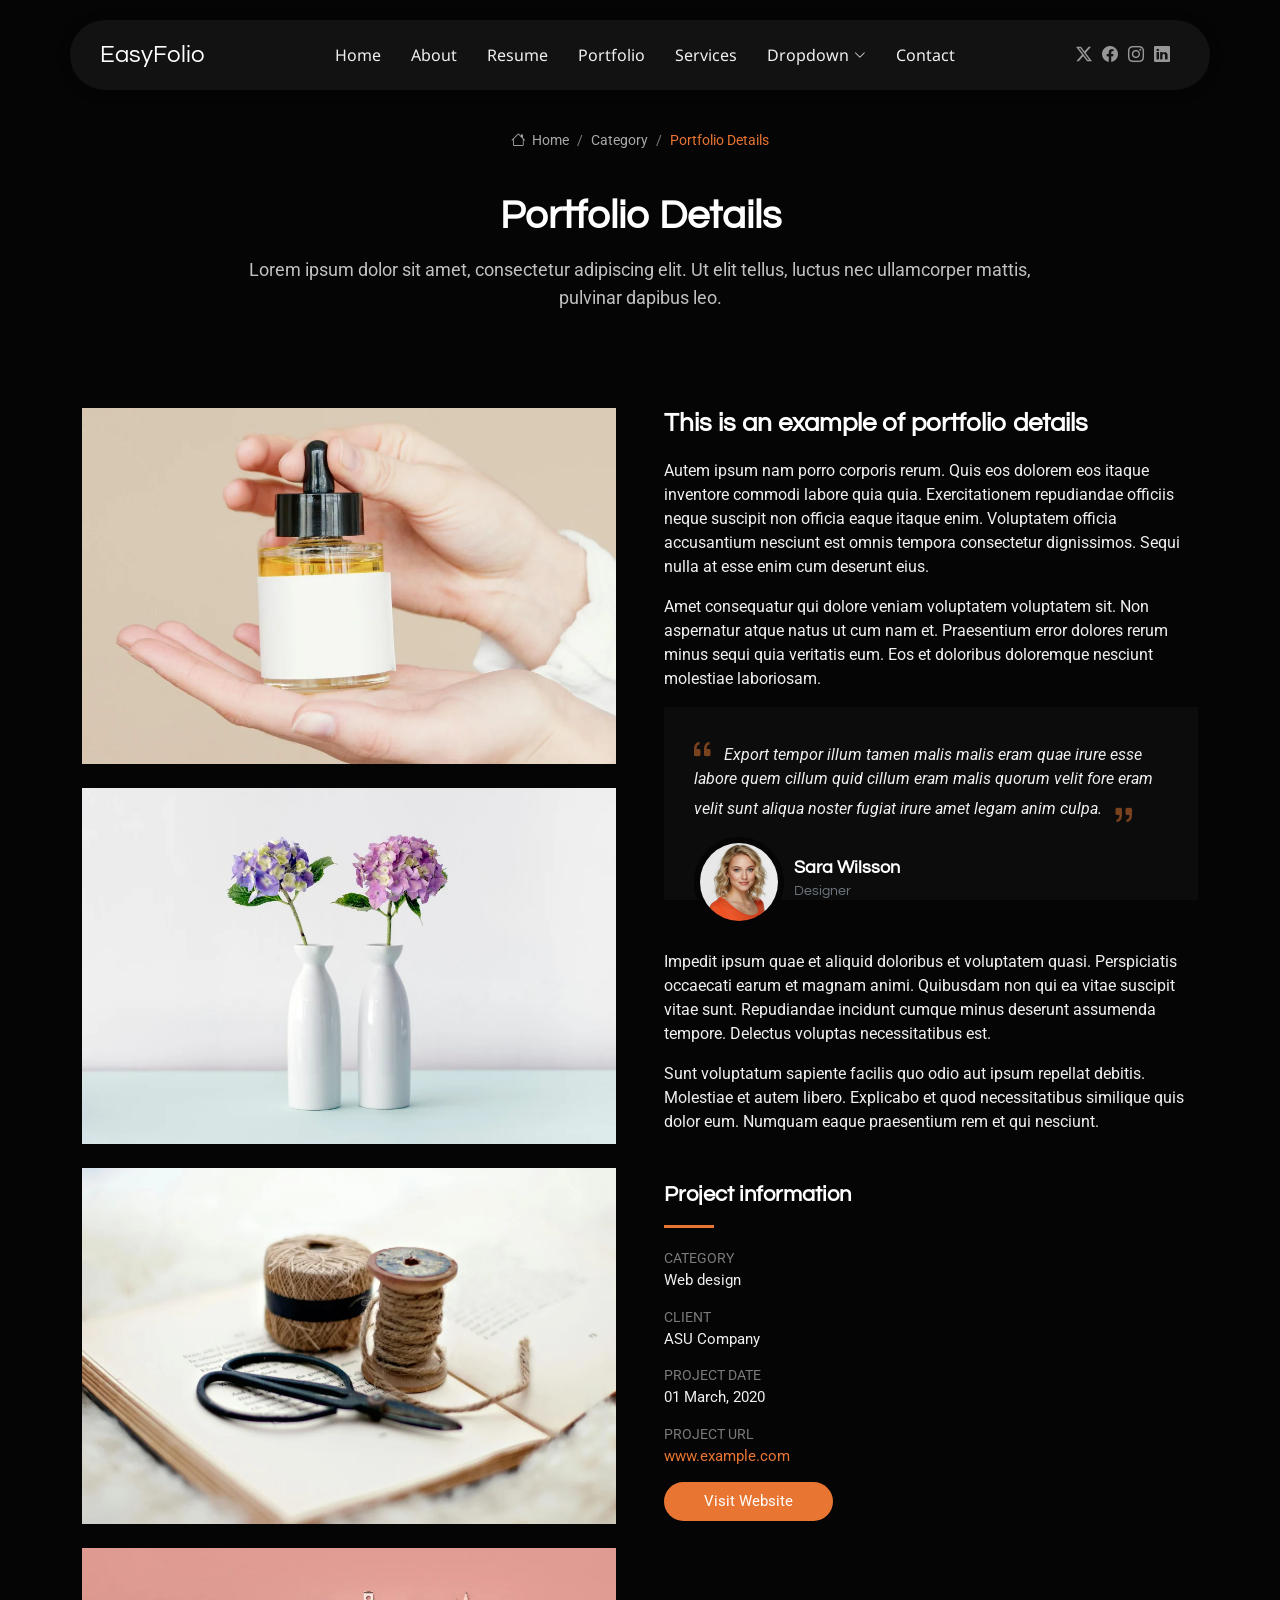
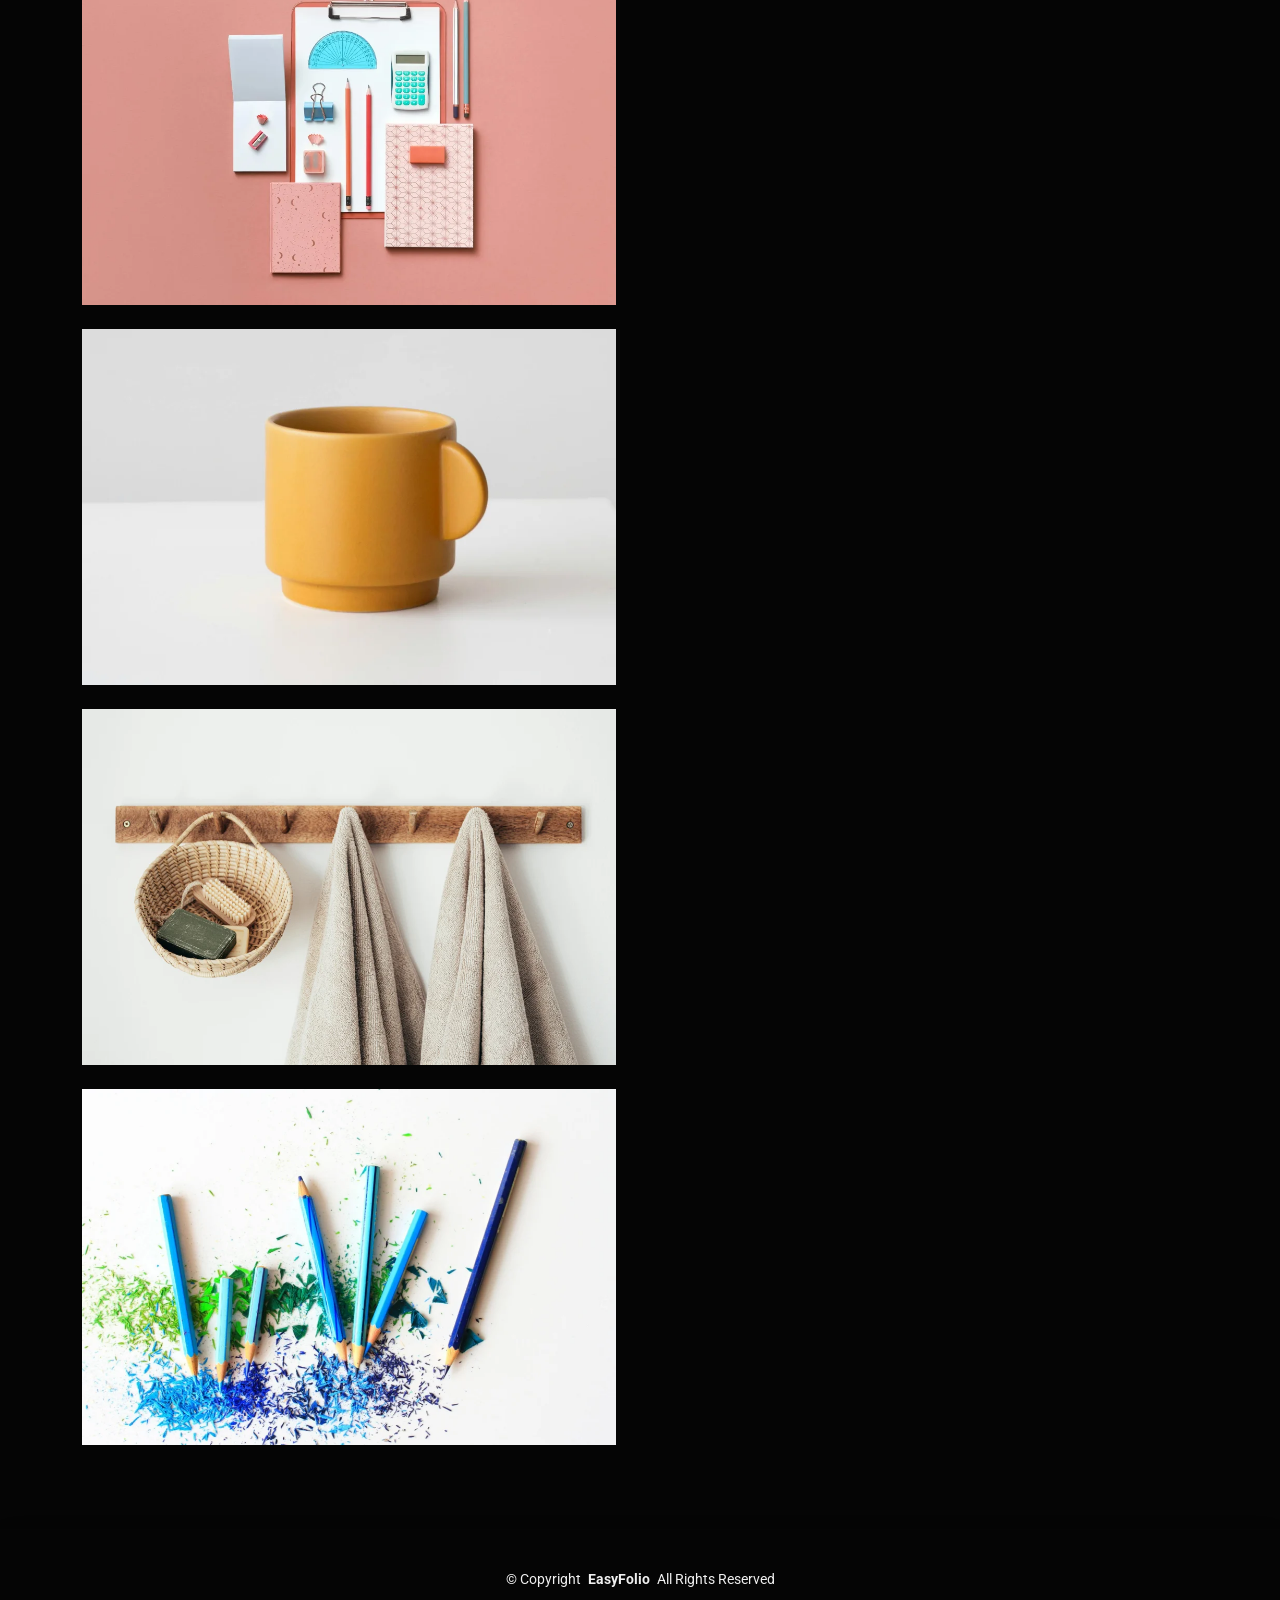
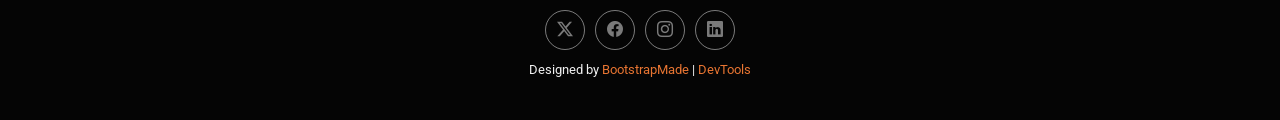
<file: portfolio-details.html>
<!DOCTYPE html>
<html lang="en" data-bs-theme="dark">

<head>
  <meta charset="utf-8">
  <meta content="width=device-width, initial-scale=1.0" name="viewport">
  <title>Portfolio Details - EasyFolio Bootstrap Template</title>
  <meta name="description" content="">
  <meta name="keywords" content="">

  <!-- Favicons -->
  <link href="assets/img/favicon.png" rel="icon">
  <link href="assets/img/apple-touch-icon.png" rel="apple-touch-icon">

  <!-- Fonts -->
  <link href="https://fonts.googleapis.com" rel="preconnect">
  <link href="https://fonts.gstatic.com" rel="preconnect" crossorigin>
  <link href="https://fonts.googleapis.com/css2?family=Roboto:ital,wght@0,100;0,300;0,400;0,500;0,700;0,900;1,100;1,300;1,400;1,500;1,700;1,900&family=Noto+Sans:ital,wght@0,100;0,200;0,300;0,400;0,500;0,600;0,700;0,800;0,900;1,100;1,200;1,300;1,400;1,500;1,600;1,700;1,800;1,900&family=Questrial:wght@400&display=swap" rel="stylesheet">

  <!-- Vendor CSS Files -->
  <link href="assets/vendor/bootstrap/css/bootstrap.min.css" rel="stylesheet">
  <link href="assets/vendor/bootstrap-icons/bootstrap-icons.css" rel="stylesheet">
  <link href="assets/vendor/aos/aos.css" rel="stylesheet">
  <link href="assets/vendor/glightbox/css/glightbox.min.css" rel="stylesheet">
  <link href="assets/vendor/swiper/swiper-bundle.min.css" rel="stylesheet">

  <!-- Main CSS File -->
  <link href="assets/css/main.css" rel="stylesheet">

  <!-- =======================================================
  * Template Name: EasyFolio
  * Template URL: https://bootstrapmade.com/easyfolio-bootstrap-portfolio-template/
  * Updated: Feb 21 2025 with Bootstrap v5.3.3
  * Author: BootstrapMade.com
  * License: https://bootstrapmade.com/license/
  ======================================================== -->
</head>

<body class="portfolio-details-page">

  <header id="header" class="header d-flex align-items-center sticky-top">
    <div class="header-container container-fluid container-xl position-relative d-flex align-items-center justify-content-between">

      <a href="index.html" class="logo d-flex align-items-center me-auto me-xl-0">
        <!-- Uncomment the line below if you also wish to use an image logo -->
        <!-- <img src="assets/img/logo.webp" alt=""> -->
        <h1 class="sitename">EasyFolio</h1>
      </a>

      <nav id="navmenu" class="navmenu">
        <ul>
          <li><a href="#hero">Home</a></li>
          <li><a href="#about">About</a></li>
          <li><a href="#resume">Resume</a></li>
          <li><a href="#portfolio">Portfolio</a></li>
          <li><a href="#services">Services</a></li>
          <li class="dropdown"><a href="#"><span>Dropdown</span> <i class="bi bi-chevron-down toggle-dropdown"></i></a>
            <ul>
              <li><a href="#">Dropdown 1</a></li>
              <li class="dropdown"><a href="#"><span>Deep Dropdown</span> <i class="bi bi-chevron-down toggle-dropdown"></i></a>
                <ul>
                  <li><a href="#">Deep Dropdown 1</a></li>
                  <li><a href="#">Deep Dropdown 2</a></li>
                  <li><a href="#">Deep Dropdown 3</a></li>
                  <li><a href="#">Deep Dropdown 4</a></li>
                  <li><a href="#">Deep Dropdown 5</a></li>
                </ul>
              </li>
              <li><a href="#">Dropdown 2</a></li>
              <li><a href="#">Dropdown 3</a></li>
              <li><a href="#">Dropdown 4</a></li>
            </ul>
          </li>
          <li><a href="#contact">Contact</a></li>
        </ul>
        <i class="mobile-nav-toggle d-xl-none bi bi-list"></i>
      </nav>

      <div class="header-social-links">
        <a href="#" class="twitter"><i class="bi bi-twitter-x"></i></a>
        <a href="#" class="facebook"><i class="bi bi-facebook"></i></a>
        <a href="#" class="instagram"><i class="bi bi-instagram"></i></a>
        <a href="#" class="linkedin"><i class="bi bi-linkedin"></i></a>
      </div>

    </div>
  </header>

  <main class="main">

    <!-- Page Title -->
    <div class="page-title">
      <div class="breadcrumbs">
        <nav aria-label="breadcrumb">
          <ol class="breadcrumb">
            <li class="breadcrumb-item"><a href="#"><i class="bi bi-house"></i> Home</a></li>
            <li class="breadcrumb-item"><a href="#">Category</a></li>
            <li class="breadcrumb-item active current">Portfolio Details</li>
          </ol>
        </nav>
      </div>

      <div class="title-wrapper">
        <h1>Portfolio Details</h1>
        <p>Lorem ipsum dolor sit amet, consectetur adipiscing elit. Ut elit tellus, luctus nec ullamcorper mattis, pulvinar dapibus leo.</p>
      </div>
    </div><!-- End Page Title -->

    <!-- Portfolio Details Section -->
    <section id="portfolio-details" class="portfolio-details section">

      <div class="container" data-aos="fade-up">

        <div class="row gy-4 g-lg-5">
          <div class="col-lg-6">
            <img src="assets/img/portfolio/portfolio-1.webp" class="img-fluid mb-4" alt="">
            <img src="assets/img/portfolio/portfolio-10.webp" class="img-fluid mb-4" alt="">
            <img src="assets/img/portfolio/portfolio-7.webp" class="img-fluid mb-4" alt="">
            <img src="assets/img/portfolio/portfolio-4.webp" class="img-fluid mb-4" alt="">
            <img src="assets/img/portfolio/portfolio-5.webp" class="img-fluid mb-4" alt="">
            <img src="assets/img/portfolio/portfolio-11.webp" class="img-fluid mb-4" alt="">
            <img src="assets/img/portfolio/portfolio-8.webp" class="img-fluid mb-4" alt="">
          </div>

          <div class="col-lg-6">

            <div class="position-sticky" style="top: 40px">
              <div class="portfolio-description">
                <h2>This is an example of portfolio details</h2>
                <p>
                  Autem ipsum nam porro corporis rerum. Quis eos dolorem eos itaque inventore commodi labore quia quia. Exercitationem repudiandae officiis neque suscipit non officia eaque itaque enim. Voluptatem officia accusantium nesciunt est omnis tempora consectetur dignissimos. Sequi nulla at esse enim cum deserunt eius.
                </p>
                <p>
                  Amet consequatur qui dolore veniam voluptatem voluptatem sit. Non aspernatur atque natus ut cum nam et. Praesentium error dolores rerum minus sequi quia veritatis eum. Eos et doloribus doloremque nesciunt molestiae laboriosam.
                </p>

                <div class="testimonial-item">
                  <p>
                    <i class="bi bi-quote quote-icon-left"></i>
                    <span>Export tempor illum tamen malis malis eram quae irure esse labore quem cillum quid cillum eram malis quorum velit fore eram velit sunt aliqua noster fugiat irure amet legam anim culpa.</span>
                    <i class="bi bi-quote quote-icon-right"></i>
                  </p>
                  <div>
                    <img src="assets/img/person/person-f-5.webp" class="testimonial-img" alt="">
                    <h3>Sara Wilsson</h3>
                    <h4>Designer</h4>
                  </div>
                </div>

                <p>
                  Impedit ipsum quae et aliquid doloribus et voluptatem quasi. Perspiciatis occaecati earum et magnam animi. Quibusdam non qui ea vitae suscipit vitae sunt. Repudiandae incidunt cumque minus deserunt assumenda tempore. Delectus voluptas necessitatibus est.
                </p>

                <p>
                  Sunt voluptatum sapiente facilis quo odio aut ipsum repellat debitis. Molestiae et autem libero. Explicabo et quod necessitatibus similique quis dolor eum. Numquam eaque praesentium rem et qui nesciunt.
                </p>

              </div>

              <div class="portfolio-info mt-5">
                <h3>Project information</h3>
                <ul>
                  <li><strong>Category</strong> Web design</li>
                  <li><strong>Client</strong> ASU Company</li>
                  <li><strong>Project date</strong> 01 March, 2020</li>
                  <li><strong>Project URL</strong> <a href="#">www.example.com</a></li>
                  <li><a href="#" class="btn-visit align-self-start">Visit Website</a></li>
                </ul>
              </div>
            </div>

          </div>
        </div>

      </div>

    </section><!-- /Portfolio Details Section -->

  </main>

  <footer id="footer" class="footer">

    <div class="container">
      <div class="copyright text-center ">
        <p>© <span>Copyright</span> <strong class="px-1 sitename">EasyFolio</strong> <span>All Rights Reserved</span></p>
      </div>
      <div class="social-links d-flex justify-content-center">
        <a href=""><i class="bi bi-twitter-x"></i></a>
        <a href=""><i class="bi bi-facebook"></i></a>
        <a href=""><i class="bi bi-instagram"></i></a>
        <a href=""><i class="bi bi-linkedin"></i></a>
      </div>
      <div class="credits">
        <!-- All the links in the footer should remain intact. -->
        <!-- You can delete the links only if you've purchased the pro version. -->
        <!-- Licensing information: https://bootstrapmade.com/license/ -->
        <!-- Purchase the pro version with working PHP/AJAX contact form: [buy-url] -->
        Designed by <a href="https://bootstrapmade.com/">BootstrapMade</a> | <a href="https://bootstrapmade.com/tools/">DevTools</a>
      </div>
    </div>

  </footer>

  <!-- Scroll Top -->
  <a href="#" id="scroll-top" class="scroll-top d-flex align-items-center justify-content-center"><i class="bi bi-arrow-up-short"></i></a>

  <!-- Vendor JS Files -->
  <script src="assets/vendor/bootstrap/js/bootstrap.bundle.min.js"></script>
  <script src="assets/vendor/php-email-form/validate.js"></script>
  <script src="assets/vendor/aos/aos.js"></script>
  <script src="assets/vendor/waypoints/noframework.waypoints.js"></script>
  <script src="assets/vendor/glightbox/js/glightbox.min.js"></script>
  <script src="assets/vendor/imagesloaded/imagesloaded.pkgd.min.js"></script>
  <script src="assets/vendor/isotope-layout/isotope.pkgd.min.js"></script>
  <script src="assets/vendor/swiper/swiper-bundle.min.js"></script>

  <!-- Main JS File -->
  <script src="assets/js/main.js"></script>

</body>

</html>
</file>
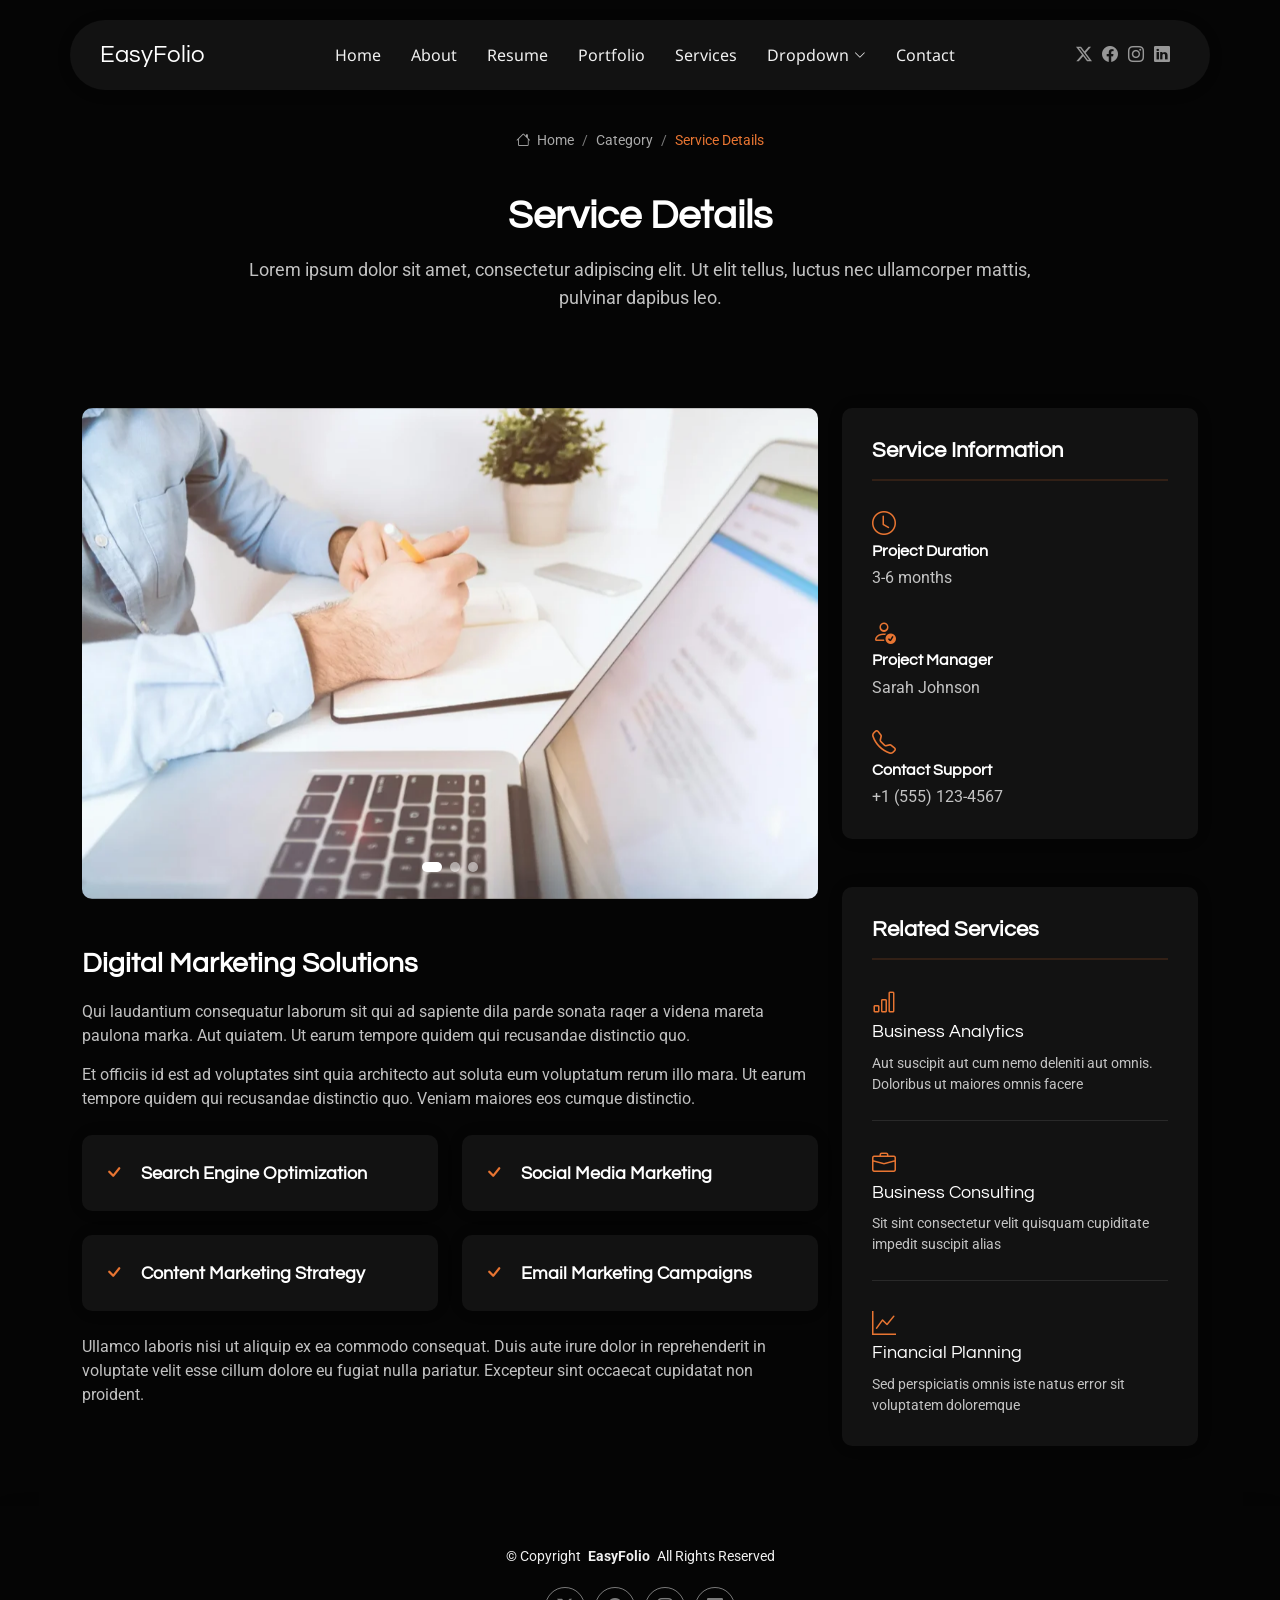
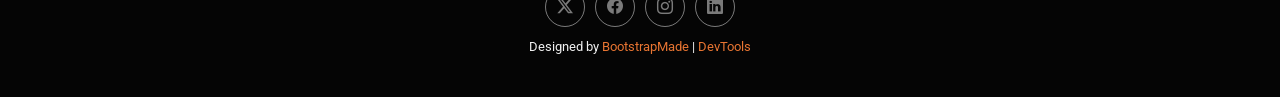
<file: service-details.html>
<!DOCTYPE html>
<html lang="en" data-bs-theme="dark">

<head>
  <meta charset="utf-8">
  <meta content="width=device-width, initial-scale=1.0" name="viewport">
  <title>Service Details - EasyFolio Bootstrap Template</title>
  <meta name="description" content="">
  <meta name="keywords" content="">

  <!-- Favicons -->
  <link href="assets/img/favicon.png" rel="icon">
  <link href="assets/img/apple-touch-icon.png" rel="apple-touch-icon">

  <!-- Fonts -->
  <link href="https://fonts.googleapis.com" rel="preconnect">
  <link href="https://fonts.gstatic.com" rel="preconnect" crossorigin>
  <link href="https://fonts.googleapis.com/css2?family=Roboto:ital,wght@0,100;0,300;0,400;0,500;0,700;0,900;1,100;1,300;1,400;1,500;1,700;1,900&family=Noto+Sans:ital,wght@0,100;0,200;0,300;0,400;0,500;0,600;0,700;0,800;0,900;1,100;1,200;1,300;1,400;1,500;1,600;1,700;1,800;1,900&family=Questrial:wght@400&display=swap" rel="stylesheet">

  <!-- Vendor CSS Files -->
  <link href="assets/vendor/bootstrap/css/bootstrap.min.css" rel="stylesheet">
  <link href="assets/vendor/bootstrap-icons/bootstrap-icons.css" rel="stylesheet">
  <link href="assets/vendor/aos/aos.css" rel="stylesheet">
  <link href="assets/vendor/glightbox/css/glightbox.min.css" rel="stylesheet">
  <link href="assets/vendor/swiper/swiper-bundle.min.css" rel="stylesheet">

  <!-- Main CSS File -->
  <link href="assets/css/main.css" rel="stylesheet">

  <!-- =======================================================
  * Template Name: EasyFolio
  * Template URL: https://bootstrapmade.com/easyfolio-bootstrap-portfolio-template/
  * Updated: Feb 21 2025 with Bootstrap v5.3.3
  * Author: BootstrapMade.com
  * License: https://bootstrapmade.com/license/
  ======================================================== -->
</head>

<body class="service-details-page">

  <header id="header" class="header d-flex align-items-center sticky-top">
    <div class="header-container container-fluid container-xl position-relative d-flex align-items-center justify-content-between">

      <a href="index.html" class="logo d-flex align-items-center me-auto me-xl-0">
        <!-- Uncomment the line below if you also wish to use an image logo -->
        <!-- <img src="assets/img/logo.webp" alt=""> -->
        <h1 class="sitename">EasyFolio</h1>
      </a>

      <nav id="navmenu" class="navmenu">
        <ul>
          <li><a href="#hero">Home</a></li>
          <li><a href="#about">About</a></li>
          <li><a href="#resume">Resume</a></li>
          <li><a href="#portfolio">Portfolio</a></li>
          <li><a href="#services">Services</a></li>
          <li class="dropdown"><a href="#"><span>Dropdown</span> <i class="bi bi-chevron-down toggle-dropdown"></i></a>
            <ul>
              <li><a href="#">Dropdown 1</a></li>
              <li class="dropdown"><a href="#"><span>Deep Dropdown</span> <i class="bi bi-chevron-down toggle-dropdown"></i></a>
                <ul>
                  <li><a href="#">Deep Dropdown 1</a></li>
                  <li><a href="#">Deep Dropdown 2</a></li>
                  <li><a href="#">Deep Dropdown 3</a></li>
                  <li><a href="#">Deep Dropdown 4</a></li>
                  <li><a href="#">Deep Dropdown 5</a></li>
                </ul>
              </li>
              <li><a href="#">Dropdown 2</a></li>
              <li><a href="#">Dropdown 3</a></li>
              <li><a href="#">Dropdown 4</a></li>
            </ul>
          </li>
          <li><a href="#contact">Contact</a></li>
        </ul>
        <i class="mobile-nav-toggle d-xl-none bi bi-list"></i>
      </nav>

      <div class="header-social-links">
        <a href="#" class="twitter"><i class="bi bi-twitter-x"></i></a>
        <a href="#" class="facebook"><i class="bi bi-facebook"></i></a>
        <a href="#" class="instagram"><i class="bi bi-instagram"></i></a>
        <a href="#" class="linkedin"><i class="bi bi-linkedin"></i></a>
      </div>

    </div>
  </header>

  <main class="main">

    <!-- Page Title -->
    <div class="page-title">
      <div class="breadcrumbs">
        <nav aria-label="breadcrumb">
          <ol class="breadcrumb">
            <li class="breadcrumb-item"><a href="#"><i class="bi bi-house"></i> Home</a></li>
            <li class="breadcrumb-item"><a href="#">Category</a></li>
            <li class="breadcrumb-item active current">Service Details</li>
          </ol>
        </nav>
      </div>

      <div class="title-wrapper">
        <h1>Service Details</h1>
        <p>Lorem ipsum dolor sit amet, consectetur adipiscing elit. Ut elit tellus, luctus nec ullamcorper mattis, pulvinar dapibus leo.</p>
      </div>
    </div><!-- End Page Title -->

    <!-- Service Details Section -->
    <section id="service-details" class="service-details section">

      <div class="container" data-aos="fade-up" data-aos-delay="100">

        <div class="row gy-4">

          <div class="col-lg-8">
            <div class="service-details-slider swiper init-swiper">
              <script type="application/json" class="swiper-config">
                {
                  "loop": true,
                  "speed": 600,
                  "autoplay": {
                    "delay": 5000
                  },
                  "slidesPerView": 1,
                  "pagination": {
                    "el": ".swiper-pagination",
                    "type": "bullets",
                    "clickable": true
                  }
                }
              </script>
              <div class="swiper-wrapper align-items-center">
                <div class="swiper-slide">
                  <img src="assets/img/services/services-1.webp" alt="" class="img-fluid" loading="lazy">
                </div>
                <div class="swiper-slide">
                  <img src="assets/img/services/services-2.webp" alt="" class="img-fluid" loading="lazy">
                </div>
                <div class="swiper-slide">
                  <img src="assets/img/services/services-3.webp" alt="" class="img-fluid" loading="lazy">
                </div>
              </div>
              <div class="swiper-pagination"></div>
            </div>

            <div class="content mt-5">
              <h3>Digital Marketing Solutions</h3>
              <p>
                Qui laudantium consequatur laborum sit qui ad sapiente dila parde sonata raqer a videna mareta paulona marka. Aut quiatem. Ut earum tempore quidem qui recusandae distinctio quo.
              </p>
              <p>
                Et officiis id est ad voluptates sint quia architecto aut soluta eum voluptatum rerum illo mara. Ut earum tempore quidem qui recusandae distinctio quo. Veniam maiores eos cumque distinctio.
              </p>

              <div class="features mt-4">
                <div class="row gy-4">
                  <div class="col-md-6" data-aos="fade-up" data-aos-delay="100">
                    <div class="feature-box d-flex align-items-center">
                      <i class="bi bi-check"></i>
                      <h4>Search Engine Optimization</h4>
                    </div>
                  </div>
                  <div class="col-md-6" data-aos="fade-up" data-aos-delay="200">
                    <div class="feature-box d-flex align-items-center">
                      <i class="bi bi-check"></i>
                      <h4>Social Media Marketing</h4>
                    </div>
                  </div>
                  <div class="col-md-6" data-aos="fade-up" data-aos-delay="300">
                    <div class="feature-box d-flex align-items-center">
                      <i class="bi bi-check"></i>
                      <h4>Content Marketing Strategy</h4>
                    </div>
                  </div>
                  <div class="col-md-6" data-aos="fade-up" data-aos-delay="400">
                    <div class="feature-box d-flex align-items-center">
                      <i class="bi bi-check"></i>
                      <h4>Email Marketing Campaigns</h4>
                    </div>
                  </div>
                </div>
              </div>

              <p class="mt-4">
                Ullamco laboris nisi ut aliquip ex ea commodo consequat. Duis aute irure dolor in reprehenderit in voluptate velit esse cillum dolore eu fugiat nulla pariatur. Excepteur sint occaecat cupidatat non proident.
              </p>
            </div>
          </div>

          <div class="col-lg-4">
            <div class="service-info">
              <h4>Service Information</h4>
              <div class="info-item">
                <i class="bi bi-clock"></i>
                <h5>Project Duration</h5>
                <p>3-6 months</p>
              </div>
              <div class="info-item">
                <i class="bi bi-person-check"></i>
                <h5>Project Manager</h5>
                <p>Sarah Johnson</p>
              </div>
              <div class="info-item">
                <i class="bi bi-telephone"></i>
                <h5>Contact Support</h5>
                <p>+1 (555) 123-4567</p>
              </div>
            </div>

            <div class="related-services mt-5">
              <h4>Related Services</h4>
              <div class="service-item">
                <i class="bi bi-bar-chart"></i>
                <h5><a href="#">Business Analytics</a></h5>
                <p>Aut suscipit aut cum nemo deleniti aut omnis. Doloribus ut maiores omnis facere</p>
              </div>
              <div class="service-item">
                <i class="bi bi-briefcase"></i>
                <h5><a href="#">Business Consulting</a></h5>
                <p>Sit sint consectetur velit quisquam cupiditate impedit suscipit alias</p>
              </div>
              <div class="service-item">
                <i class="bi bi-graph-up"></i>
                <h5><a href="#">Financial Planning</a></h5>
                <p>Sed perspiciatis omnis iste natus error sit voluptatem doloremque</p>
              </div>
            </div>
          </div>

        </div>

      </div>

    </section><!-- /Service Details Section -->

  </main>

  <footer id="footer" class="footer">

    <div class="container">
      <div class="copyright text-center ">
        <p>© <span>Copyright</span> <strong class="px-1 sitename">EasyFolio</strong> <span>All Rights Reserved</span></p>
      </div>
      <div class="social-links d-flex justify-content-center">
        <a href=""><i class="bi bi-twitter-x"></i></a>
        <a href=""><i class="bi bi-facebook"></i></a>
        <a href=""><i class="bi bi-instagram"></i></a>
        <a href=""><i class="bi bi-linkedin"></i></a>
      </div>
      <div class="credits">
        <!-- All the links in the footer should remain intact. -->
        <!-- You can delete the links only if you've purchased the pro version. -->
        <!-- Licensing information: https://bootstrapmade.com/license/ -->
        <!-- Purchase the pro version with working PHP/AJAX contact form: [buy-url] -->
        Designed by <a href="https://bootstrapmade.com/">BootstrapMade</a> | <a href="https://bootstrapmade.com/tools/">DevTools</a>
      </div>
    </div>

  </footer>

  <!-- Scroll Top -->
  <a href="#" id="scroll-top" class="scroll-top d-flex align-items-center justify-content-center"><i class="bi bi-arrow-up-short"></i></a>

  <!-- Vendor JS Files -->
  <script src="assets/vendor/bootstrap/js/bootstrap.bundle.min.js"></script>
  <script src="assets/vendor/php-email-form/validate.js"></script>
  <script src="assets/vendor/aos/aos.js"></script>
  <script src="assets/vendor/waypoints/noframework.waypoints.js"></script>
  <script src="assets/vendor/glightbox/js/glightbox.min.js"></script>
  <script src="assets/vendor/imagesloaded/imagesloaded.pkgd.min.js"></script>
  <script src="assets/vendor/isotope-layout/isotope.pkgd.min.js"></script>
  <script src="assets/vendor/swiper/swiper-bundle.min.js"></script>

  <!-- Main JS File -->
  <script src="assets/js/main.js"></script>

</body>

</html>
</file>
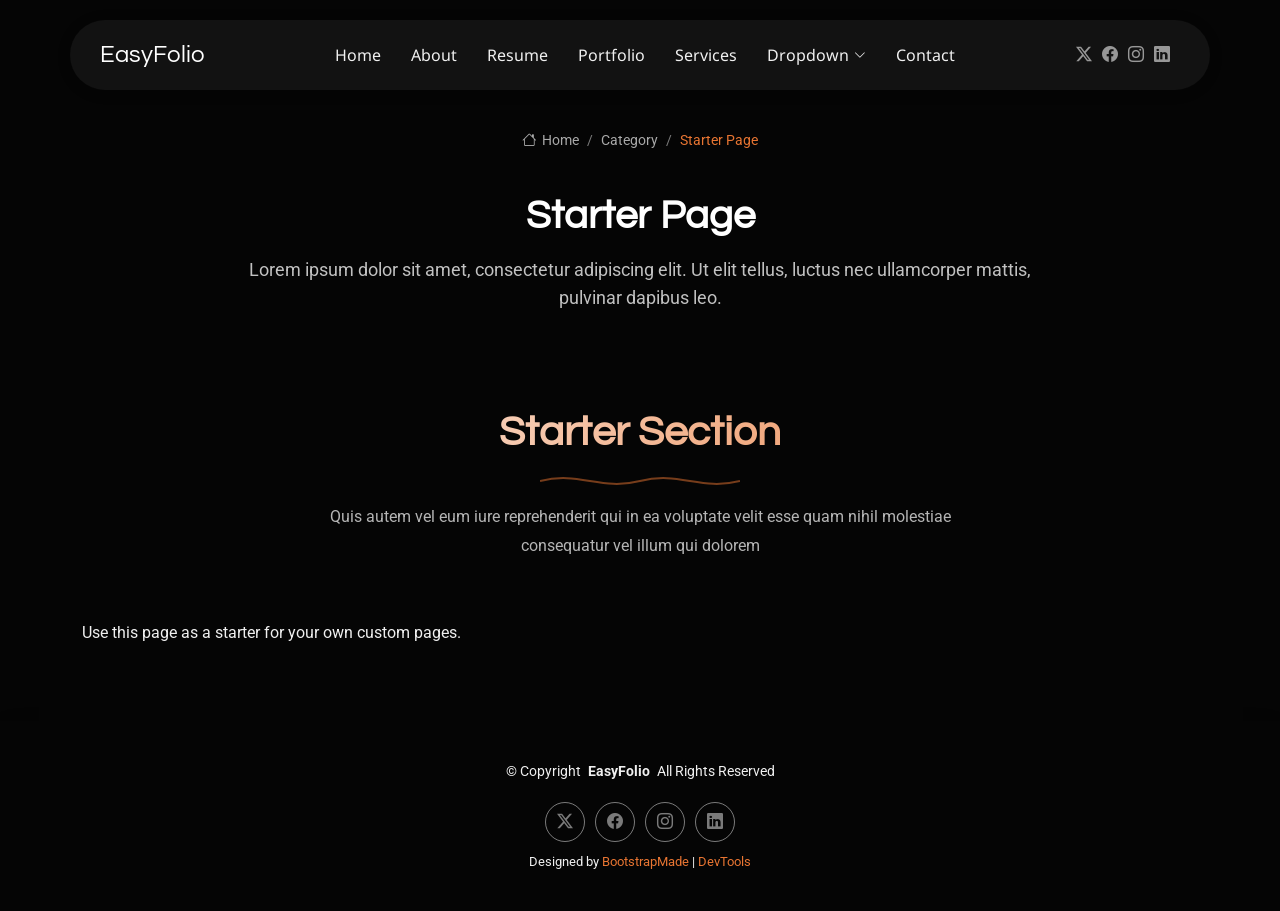
<file: starter-page.html>
<!DOCTYPE html>
<html lang="en" data-bs-theme="dark">

<head>
  <meta charset="utf-8">
  <meta content="width=device-width, initial-scale=1.0" name="viewport">
  <title>Starter Page - EasyFolio Bootstrap Template</title>
  <meta name="description" content="">
  <meta name="keywords" content="">

  <!-- Favicons -->
  <link href="assets/img/favicon.png" rel="icon">
  <link href="assets/img/apple-touch-icon.png" rel="apple-touch-icon">

  <!-- Fonts -->
  <link href="https://fonts.googleapis.com" rel="preconnect">
  <link href="https://fonts.gstatic.com" rel="preconnect" crossorigin>
  <link href="https://fonts.googleapis.com/css2?family=Roboto:ital,wght@0,100;0,300;0,400;0,500;0,700;0,900;1,100;1,300;1,400;1,500;1,700;1,900&family=Noto+Sans:ital,wght@0,100;0,200;0,300;0,400;0,500;0,600;0,700;0,800;0,900;1,100;1,200;1,300;1,400;1,500;1,600;1,700;1,800;1,900&family=Questrial:wght@400&display=swap" rel="stylesheet">

  <!-- Vendor CSS Files -->
  <link href="assets/vendor/bootstrap/css/bootstrap.min.css" rel="stylesheet">
  <link href="assets/vendor/bootstrap-icons/bootstrap-icons.css" rel="stylesheet">
  <link href="assets/vendor/aos/aos.css" rel="stylesheet">
  <link href="assets/vendor/glightbox/css/glightbox.min.css" rel="stylesheet">
  <link href="assets/vendor/swiper/swiper-bundle.min.css" rel="stylesheet">

  <!-- Main CSS File -->
  <link href="assets/css/main.css" rel="stylesheet">

  <!-- =======================================================
  * Template Name: EasyFolio
  * Template URL: https://bootstrapmade.com/easyfolio-bootstrap-portfolio-template/
  * Updated: Feb 21 2025 with Bootstrap v5.3.3
  * Author: BootstrapMade.com
  * License: https://bootstrapmade.com/license/
  ======================================================== -->
</head>

<body class="starter-page-page">

  <header id="header" class="header d-flex align-items-center sticky-top">
    <div class="header-container container-fluid container-xl position-relative d-flex align-items-center justify-content-between">

      <a href="index.html" class="logo d-flex align-items-center me-auto me-xl-0">
        <!-- Uncomment the line below if you also wish to use an image logo -->
        <!-- <img src="assets/img/logo.webp" alt=""> -->
        <h1 class="sitename">EasyFolio</h1>
      </a>

      <nav id="navmenu" class="navmenu">
        <ul>
          <li><a href="#hero">Home</a></li>
          <li><a href="#about">About</a></li>
          <li><a href="#resume">Resume</a></li>
          <li><a href="#portfolio">Portfolio</a></li>
          <li><a href="#services">Services</a></li>
          <li class="dropdown"><a href="#"><span>Dropdown</span> <i class="bi bi-chevron-down toggle-dropdown"></i></a>
            <ul>
              <li><a href="#">Dropdown 1</a></li>
              <li class="dropdown"><a href="#"><span>Deep Dropdown</span> <i class="bi bi-chevron-down toggle-dropdown"></i></a>
                <ul>
                  <li><a href="#">Deep Dropdown 1</a></li>
                  <li><a href="#">Deep Dropdown 2</a></li>
                  <li><a href="#">Deep Dropdown 3</a></li>
                  <li><a href="#">Deep Dropdown 4</a></li>
                  <li><a href="#">Deep Dropdown 5</a></li>
                </ul>
              </li>
              <li><a href="#">Dropdown 2</a></li>
              <li><a href="#">Dropdown 3</a></li>
              <li><a href="#">Dropdown 4</a></li>
            </ul>
          </li>
          <li><a href="#contact">Contact</a></li>
        </ul>
        <i class="mobile-nav-toggle d-xl-none bi bi-list"></i>
      </nav>

      <div class="header-social-links">
        <a href="#" class="twitter"><i class="bi bi-twitter-x"></i></a>
        <a href="#" class="facebook"><i class="bi bi-facebook"></i></a>
        <a href="#" class="instagram"><i class="bi bi-instagram"></i></a>
        <a href="#" class="linkedin"><i class="bi bi-linkedin"></i></a>
      </div>

    </div>
  </header>

  <main class="main">

    <!-- Page Title -->
    <div class="page-title">
      <div class="breadcrumbs">
        <nav aria-label="breadcrumb">
          <ol class="breadcrumb">
            <li class="breadcrumb-item"><a href="#"><i class="bi bi-house"></i> Home</a></li>
            <li class="breadcrumb-item"><a href="#">Category</a></li>
            <li class="breadcrumb-item active current">Starter Page</li>
          </ol>
        </nav>
      </div>

      <div class="title-wrapper">
        <h1>Starter Page</h1>
        <p>Lorem ipsum dolor sit amet, consectetur adipiscing elit. Ut elit tellus, luctus nec ullamcorper mattis, pulvinar dapibus leo.</p>
      </div>
    </div><!-- End Page Title -->

    <!-- Starter Section Section -->
    <section id="starter-section" class="starter-section section">

      <!-- Section Title -->
      <div class="container section-title" data-aos="fade-up">
        <h2>Starter Section</h2>
        <div class="title-shape">
          <svg viewBox="0 0 200 20" xmlns="http://www.w3.org/2000/svg">
            <path d="M 0,10 C 40,0 60,20 100,10 C 140,0 160,20 200,10" fill="none" stroke="currentColor" stroke-width="2"></path>
          </svg>
        </div>
        <p>Quis autem vel eum iure reprehenderit qui in ea voluptate velit esse quam nihil molestiae consequatur vel illum qui dolorem</p>
      </div><!-- End Section Title -->

      <div class="container" data-aos="fade-up">
        <p>Use this page as a starter for your own custom pages.</p>
      </div>

    </section><!-- /Starter Section Section -->

  </main>

  <footer id="footer" class="footer">

    <div class="container">
      <div class="copyright text-center ">
        <p>© <span>Copyright</span> <strong class="px-1 sitename">EasyFolio</strong> <span>All Rights Reserved</span></p>
      </div>
      <div class="social-links d-flex justify-content-center">
        <a href=""><i class="bi bi-twitter-x"></i></a>
        <a href=""><i class="bi bi-facebook"></i></a>
        <a href=""><i class="bi bi-instagram"></i></a>
        <a href=""><i class="bi bi-linkedin"></i></a>
      </div>
      <div class="credits">
        <!-- All the links in the footer should remain intact. -->
        <!-- You can delete the links only if you've purchased the pro version. -->
        <!-- Licensing information: https://bootstrapmade.com/license/ -->
        <!-- Purchase the pro version with working PHP/AJAX contact form: [buy-url] -->
        Designed by <a href="https://bootstrapmade.com/">BootstrapMade</a> | <a href="https://bootstrapmade.com/tools/">DevTools</a>
      </div>
    </div>

  </footer>

  <!-- Scroll Top -->
  <a href="#" id="scroll-top" class="scroll-top d-flex align-items-center justify-content-center"><i class="bi bi-arrow-up-short"></i></a>

  <!-- Vendor JS Files -->
  <script src="assets/vendor/bootstrap/js/bootstrap.bundle.min.js"></script>
  <script src="assets/vendor/php-email-form/validate.js"></script>
  <script src="assets/vendor/aos/aos.js"></script>
  <script src="assets/vendor/waypoints/noframework.waypoints.js"></script>
  <script src="assets/vendor/glightbox/js/glightbox.min.js"></script>
  <script src="assets/vendor/imagesloaded/imagesloaded.pkgd.min.js"></script>
  <script src="assets/vendor/isotope-layout/isotope.pkgd.min.js"></script>
  <script src="assets/vendor/swiper/swiper-bundle.min.js"></script>

  <!-- Main JS File -->
  <script src="assets/js/main.js"></script>

</body>

</html>
</file>
<file: assets/css/main.css>
/**
* Template Name: EasyFolio
* Template URL: https://bootstrapmade.com/easyfolio-bootstrap-portfolio-template/
* Updated: Feb 21 2025 with Bootstrap v5.3.3
* Author: BootstrapMade.com
* License: https://bootstrapmade.com/license/
*/

/*--------------------------------------------------------------
# Font & Color Variables
# Help: https://bootstrapmade.com/color-system/
--------------------------------------------------------------*/
/* Fonts */
:root {
  --default-font: "Roboto",  system-ui, -apple-system, "Segoe UI", Roboto, "Helvetica Neue", Arial, "Noto Sans", "Liberation Sans", sans-serif, "Apple Color Emoji", "Segoe UI Emoji", "Segoe UI Symbol", "Noto Color Emoji";
  --heading-font: "Questrial",  sans-serif;
  --nav-font: "Noto Sans",  sans-serif;
}

/* Global Colors - The following color variables are used throughout the website. Updating them here will change the color scheme of the entire website */
:root { 
  --background-color: #050505; /* Background color for the entire website, including individual sections */
  --default-color: #f0f0f0; /* Default color used for the majority of the text content across the entire website */
  --heading-color: #ffffff; /* Color for headings, subheadings and title throughout the website */
  --accent-color: #e87532; /* Accent color that represents your brand on the website. It's used for buttons, links, and other elements that need to stand out */
  --surface-color: #121212; /* The surface color is used as a background of boxed elements within sections, such as cards, icon boxes, or other elements that require a visual separation from the global background. */
  --contrast-color: #ffffff; /* Contrast color for text, ensuring readability against backgrounds of accent, heading, or default colors. */
}

/* Nav Menu Colors - The following color variables are used specifically for the navigation menu. They are separate from the global colors to allow for more customization options */
:root {
  --nav-color: #f0f0f0;  /* The default color of the main navmenu links */
  --nav-hover-color: #e87532; /* Applied to main navmenu links when they are hovered over or active */
  --nav-mobile-background-color: #121212; /* Used as the background color for mobile navigation menu */
  --nav-dropdown-background-color: #121212; /* Used as the background color for dropdown items that appear when hovering over primary navigation items */
  --nav-dropdown-color: #f0f0f0; /* Used for navigation links of the dropdown items in the navigation menu. */
  --nav-dropdown-hover-color: #e87532; /* Similar to --nav-hover-color, this color is applied to dropdown navigation links when they are hovered over. */
}

/* Color Presets - These classes override global colors when applied to any section or element, providing reuse of the sam color scheme. */

.light-background {
  --background-color: #0e0e0e;
  --surface-color: #1c1c1c;
}

.dark-background {
  --background-color: #060606;
  --default-color: #ffffff;
  --heading-color: #ffffff;
  --surface-color: #252525;
  --contrast-color: #ffffff;
}

/* Smooth scroll */
:root {
  scroll-behavior: smooth;
}

/*--------------------------------------------------------------
# General Styling & Shared Classes
--------------------------------------------------------------*/
body {
  color: var(--default-color);
  background-color: var(--background-color);
  font-family: var(--default-font);
}

a {
  color: var(--accent-color);
  text-decoration: none;
  transition: 0.3s;
}

a:hover {
  color: color-mix(in srgb, var(--accent-color), transparent 25%);
  text-decoration: none;
}

h1,
h2,
h3,
h4,
h5,
h6 {
  color: var(--heading-color);
  font-family: var(--heading-font);
}

/* PHP Email Form Messages
------------------------------*/
.php-email-form .error-message {
  display: none;
  background: #df1529;
  color: #ffffff;
  text-align: left;
  padding: 15px;
  margin-bottom: 24px;
  font-weight: 600;
}

.php-email-form .sent-message {
  display: none;
  color: #ffffff;
  background: #059652;
  text-align: center;
  padding: 15px;
  margin-bottom: 24px;
  font-weight: 600;
}

.php-email-form .loading {
  display: none;
  background: var(--surface-color);
  text-align: center;
  padding: 15px;
  margin-bottom: 24px;
}

.php-email-form .loading:before {
  content: "";
  display: inline-block;
  border-radius: 50%;
  width: 24px;
  height: 24px;
  margin: 0 10px -6px 0;
  border: 3px solid var(--accent-color);
  border-top-color: var(--surface-color);
  animation: php-email-form-loading 1s linear infinite;
}

@keyframes php-email-form-loading {
  0% {
    transform: rotate(0deg);
  }

  100% {
    transform: rotate(360deg);
  }
}

/*--------------------------------------------------------------
# Global Header
--------------------------------------------------------------*/
.header {
  color: var(--default-color);
  background-color: transparent;
  padding: 20px 0;
  transition: all 0.5s;
  z-index: 997;
}

.header .header-container {
  background: var(--surface-color);
  border-radius: 50px;
  padding: 5px 25px;
  box-shadow: 0px 2px 15px rgba(0, 0, 0, 0.1);
}

.header .logo {
  line-height: 1;
}

.header .logo img {
  max-height: 36px;
  margin-right: 8px;
}

.header .logo h1 {
  font-size: 24px;
  margin: 0;
  padding-left: 5px;
  font-weight: 500;
  color: var(--heading-color);
}

.header .header-social-links {
  padding-right: 15px;
}

.header .header-social-links a {
  color: color-mix(in srgb, var(--default-color), transparent 40%);
  padding-left: 6px;
  display: inline-block;
  transition: 0.3s;
  font-size: 16px;
}

.header .header-social-links a:hover {
  color: var(--accent-color);
}

.header .header-social-links a i {
  line-height: 0px;
}

@media (max-width: 1199px) {
  .header {
    padding-top: 15px;
  }

  .header .header-container {
    background: transparent;
    box-shadow: none;
    padding: 0 15px;
    justify-content: flex-end !important;
  }

  .header > .header-container > .logo,
  .header > .header-container > .header-social-links {
    display: none !important;
  }

  .mobile-nav-toggle {
    background: var(--surface-color);
    padding: 10px;
    border-radius: 50%;
    margin: 0;
    width: 45px;
    height: 45px;
    display: flex;
    align-items: center;
    justify-content: center;
    box-shadow: 0px 2px 15px rgba(0, 0, 0, 0.1);
  }
}

/*--------------------------------------------------------------
# Navigation Menu
--------------------------------------------------------------*/
/* Navmenu - Desktop */
@media (min-width: 1200px) {
  .navmenu {
    padding: 0;
  }

  .navmenu ul {
    margin: 0;
    padding: 0;
    display: flex;
    list-style: none;
    align-items: center;
  }

  .navmenu li {
    position: relative;
  }

  .navmenu a,
  .navmenu a:focus {
    color: var(--nav-color);
    padding: 18px 15px;
    font-size: 16px;
    font-family: var(--nav-font);
    font-weight: 400;
    display: flex;
    align-items: center;
    justify-content: space-between;
    white-space: nowrap;
    transition: 0.3s;
  }

  .navmenu a i,
  .navmenu a:focus i {
    font-size: 12px;
    line-height: 0;
    margin-left: 5px;
    transition: 0.3s;
  }

  .navmenu li:last-child a {
    padding-right: 0;
  }

  .navmenu li:hover>a,
  .navmenu .active,
  .navmenu .active:focus {
    color: var(--nav-hover-color);
  }

  .navmenu .dropdown ul {
    margin: 0;
    padding: 10px 0;
    background: var(--nav-dropdown-background-color);
    display: block;
    position: absolute;
    visibility: hidden;
    left: 14px;
    top: 130%;
    opacity: 0;
    transition: 0.3s;
    border-radius: 4px;
    z-index: 99;
    box-shadow: 0px 0px 30px rgba(0, 0, 0, 0.1);
  }

  .navmenu .dropdown ul li {
    min-width: 200px;
  }

  .navmenu .dropdown ul a {
    padding: 10px 20px;
    font-size: 15px;
    text-transform: none;
    color: var(--nav-dropdown-color);
  }

  .navmenu .dropdown ul a i {
    font-size: 12px;
  }

  .navmenu .dropdown ul a:hover,
  .navmenu .dropdown ul .active:hover,
  .navmenu .dropdown ul li:hover>a {
    color: var(--nav-dropdown-hover-color);
  }

  .navmenu .dropdown:hover>ul {
    opacity: 1;
    top: 100%;
    visibility: visible;
  }

  .navmenu .dropdown .dropdown ul {
    top: 0;
    left: -90%;
    visibility: hidden;
  }

  .navmenu .dropdown .dropdown:hover>ul {
    opacity: 1;
    top: 0;
    left: -100%;
    visibility: visible;
  }
}

/* Navmenu - Mobile */
@media (max-width: 1199px) {
  .mobile-nav-toggle {
    color: var(--nav-color);
    font-size: 28px;
    line-height: 0;
    margin-right: 10px;
    cursor: pointer;
    transition: color 0.3s;
  }

  .navmenu {
    padding: 0;
    z-index: 9997;
  }

  .navmenu ul {
    display: none;
    list-style: none;
    position: absolute;
    inset: 60px 20px 20px 20px;
    padding: 10px 0;
    margin: 0;
    border-radius: 6px;
    background-color: var(--nav-mobile-background-color);
    overflow-y: auto;
    transition: 0.3s;
    z-index: 9998;
    box-shadow: 0px 0px 30px rgba(0, 0, 0, 0.1);
  }

  .navmenu a,
  .navmenu a:focus {
    color: var(--nav-dropdown-color);
    padding: 10px 20px;
    font-family: var(--nav-font);
    font-size: 17px;
    font-weight: 500;
    display: flex;
    align-items: center;
    justify-content: space-between;
    white-space: nowrap;
    transition: 0.3s;
  }

  .navmenu a i,
  .navmenu a:focus i {
    font-size: 12px;
    line-height: 0;
    margin-left: 5px;
    width: 30px;
    height: 30px;
    display: flex;
    align-items: center;
    justify-content: center;
    border-radius: 50%;
    transition: 0.3s;
    background-color: color-mix(in srgb, var(--accent-color), transparent 90%);
  }

  .navmenu a i:hover,
  .navmenu a:focus i:hover {
    background-color: var(--accent-color);
    color: var(--contrast-color);
  }

  .navmenu a:hover,
  .navmenu .active,
  .navmenu .active:focus {
    color: var(--nav-dropdown-hover-color);
  }

  .navmenu .active i,
  .navmenu .active:focus i {
    background-color: var(--accent-color);
    color: var(--contrast-color);
    transform: rotate(180deg);
  }

  .navmenu .dropdown ul {
    position: static;
    display: none;
    z-index: 99;
    padding: 10px 0;
    margin: 10px 20px;
    background-color: var(--nav-dropdown-background-color);
    border: 1px solid color-mix(in srgb, var(--default-color), transparent 90%);
    box-shadow: none;
    transition: all 0.5s ease-in-out;
  }

  .navmenu .dropdown ul ul {
    background-color: rgba(33, 37, 41, 0.1);
  }

  .navmenu .dropdown>.dropdown-active {
    display: block;
    background-color: rgba(33, 37, 41, 0.03);
  }

  .mobile-nav-active {
    overflow: hidden;
  }

  .mobile-nav-active .mobile-nav-toggle {
    color: #fff;
    position: absolute;
    font-size: 32px;
    top: 15px;
    right: 15px;
    margin-right: 0;
    z-index: 9999;
  }

  .mobile-nav-active .navmenu {
    position: fixed;
    overflow: hidden;
    inset: 0;
    background: rgba(33, 37, 41, 0.8);
    transition: 0.3s;
  }

  .mobile-nav-active .navmenu>ul {
    display: block;
  }
}

/*--------------------------------------------------------------
# Global Footer
--------------------------------------------------------------*/
.footer {
  color: var(--default-color);
  background-color: var(--background-color);
  font-size: 14px;
  padding: 40px 0;
  position: relative;
  box-shadow: 0 5px 25px rgba(0, 0, 0, 0.05);
}

.footer .copyright p {
  margin-bottom: 0;
}

.footer .social-links {
  margin-top: 20px;
}

.footer .social-links a {
  display: flex;
  align-items: center;
  justify-content: center;
  width: 40px;
  height: 40px;
  border-radius: 50%;
  border: 1px solid color-mix(in srgb, var(--default-color), transparent 50%);
  font-size: 16px;
  color: color-mix(in srgb, var(--default-color), transparent 50%);
  margin: 0 5px;
  transition: 0.3s;
}

.footer .social-links a:hover {
  color: var(--accent-color);
  border-color: var(--accent-color);
}

.footer .credits {
  margin-top: 10px;
  font-size: 13px;
  text-align: center;
}

/*--------------------------------------------------------------
# Scroll Top Button
--------------------------------------------------------------*/
.scroll-top {
  position: fixed;
  visibility: hidden;
  opacity: 0;
  right: 15px;
  bottom: -15px;
  z-index: 99999;
  background-color: var(--accent-color);
  width: 44px;
  height: 44px;
  border-radius: 50px;
  transition: all 0.4s;
}

.scroll-top i {
  font-size: 24px;
  color: var(--contrast-color);
  line-height: 0;
}

.scroll-top:hover {
  background-color: color-mix(in srgb, var(--accent-color), transparent 20%);
  color: var(--contrast-color);
}

.scroll-top.active {
  visibility: visible;
  opacity: 1;
  bottom: 15px;
}

/*--------------------------------------------------------------
# Disable aos animation delay on mobile devices
--------------------------------------------------------------*/
@media screen and (max-width: 768px) {
  [data-aos-delay] {
    transition-delay: 0 !important;
  }
}

/*--------------------------------------------------------------
# Global Page Titles & Breadcrumbs
--------------------------------------------------------------*/
.page-title {
  text-align: center;
  padding: 20px 0;
}

.page-title .breadcrumbs {
  margin-bottom: 1.5rem;
}

.page-title .breadcrumbs .breadcrumb {
  justify-content: center;
  margin: 0;
  padding: 0;
  background: none;
}

.page-title .breadcrumbs .breadcrumb .breadcrumb-item {
  font-size: 0.9rem;
  color: color-mix(in srgb, var(--default-color), transparent 30%);
}

.page-title .breadcrumbs .breadcrumb .breadcrumb-item.active {
  color: var(--accent-color);
}

.page-title .breadcrumbs .breadcrumb .breadcrumb-item a {
  color: inherit;
  text-decoration: none;
  transition: color 0.3s ease;
}

.page-title .breadcrumbs .breadcrumb .breadcrumb-item a:hover {
  color: var(--accent-color);
}

.page-title .breadcrumbs .breadcrumb .breadcrumb-item a i {
  font-size: 0.9rem;
  margin-right: 0.2rem;
}

.page-title .breadcrumbs .breadcrumb .breadcrumb-item+.breadcrumb-item::before {
  color: color-mix(in srgb, var(--default-color), transparent 50%);
}

.page-title .title-wrapper {
  max-width: 800px;
  margin: 0 auto;
  padding: 1rem 0;
}

.page-title .title-wrapper h1 {
  font-size: 2.5rem;
  margin-bottom: 1rem;
  font-weight: 700;
  color: var(--heading-color);
}

.page-title .title-wrapper p {
  font-size: 1.1rem;
  color: color-mix(in srgb, var(--default-color), transparent 20%);
  margin: 0;
  line-height: 1.6;
}

@media (max-width: 768px) {
  .page-title .title-wrapper h1 {
    font-size: 2rem;
  }

  .page-title .title-wrapper p {
    font-size: 1rem;
  }
}

@media (max-width: 576px) {
  .page-title .title-wrapper h1 {
    font-size: 1.75rem;
  }
}

/*--------------------------------------------------------------
# Global Sections
--------------------------------------------------------------*/
section,
.section {
  color: var(--default-color);
  background-color: var(--background-color);
  padding: 60px 0;
  scroll-margin-top: 90px;
  overflow: clip;
}

@media (max-width: 1199px) {

  section,
  .section {
    scroll-margin-top: 66px;
  }
}

/*--------------------------------------------------------------
# Global Section Titles
--------------------------------------------------------------*/
.section-title {
  text-align: center;
  padding-bottom: 60px;
  position: relative;
}

.section-title h2 {
  font-size: 42px;
  font-weight: 700;
  margin-bottom: 10px;
  background: linear-gradient(120deg, var(--heading-color), var(--accent-color));
  -webkit-background-clip: text;
  -webkit-text-fill-color: transparent;
  background-clip: text;
  position: relative;
}

.section-title .title-shape {
  width: 200px;
  height: 20px;
  margin: 0 auto;
  color: var(--accent-color);
  opacity: 0.5;
}

.section-title .title-shape svg {
  width: 100%;
  height: 100%;
}

.section-title p {
  margin: 15px auto 0;
  font-size: 16px;
  max-width: 700px;
  color: color-mix(in srgb, var(--default-color), transparent 25%);
  line-height: 1.8;
}

@media (max-width: 768px) {
  .section-title h2 {
    font-size: 32px;
  }

  .section-title .subtitle-wrapper .subtitle {
    font-size: 13px;
  }
}

/*--------------------------------------------------------------
# Hero Section
--------------------------------------------------------------*/
/*--------------------------------------------------------------
# Hero Section
--------------------------------------------------------------*/
.hero {
  position: relative;
  min-height: 100vh;
  padding: 0;
  display: flex;
  align-items: center;
  justify-content: center;
  overflow: hidden;
}

.hero .hero-bg,
.hero .hero-bg img {
  position: absolute;
  top: 0;
  left: 0;
  width: 100%;
  height: 100%;
  object-fit: cover;
  z-index: 1;
}

.hero .hero-overlay {
  position: absolute;
  top: 0;
  left: 0;
  width: 100%;
  height: 100%;
  background: rgba(0, 0, 0, 0.7); /* Dark overlay */
  z-index: 2;
}

.hero .container {
  position: relative;
  z-index: 3;
}

.hero h2 {
  font-size: 3.5rem;
  font-weight: 700;
  line-height: 1.2;
}

@media (max-width: 991px) {
  .hero h2 {
    font-size: 2.5rem !important;
  }
}

.hero .btn {
  transition: all 0.3s ease;
}

.hero .btn-primary {
  background-color: var(--accent-color);
  border-color: var(--accent-color);
  color: var(--contrast-color);
}

.hero .btn-primary:hover {
  background-color: color-mix(in srgb, var(--accent-color), transparent 15%);
  border-color: color-mix(in srgb, var(--accent-color), transparent 15%);
  transform: translateY(-2px);
}

.hero .btn-outline:hover {
  background-color: #fff !important;
  color: #000 !important;
  transform: translateY(-2px);
}

@media (max-width: 991px) {
  .hero .cta-buttons {
    flex-direction: column;
    padding: 0 20px;
  }
  .hero .cta-buttons .btn {
    width: 100%;
  }
}

@keyframes morphShape {
  0% {
    border-radius: 30% 70% 70% 30%/30% 30% 70% 70%;
  }

  25% {
    border-radius: 58% 42% 75% 25%/76% 46% 54% 24%;
  }

  50% {
    border-radius: 50% 50% 33% 67%/55% 27% 73% 45%;
  }

  75% {
    border-radius: 33% 67% 58% 42%/63% 68% 32% 37%;
  }

  100% {
    border-radius: 30% 70% 70% 30%/30% 30% 70% 70%;
  }
}

/*--------------------------------------------------------------
# About Section
--------------------------------------------------------------*/
.about .about-image {
  position: relative;
}

.about .about-image img {
  box-shadow: 0 0 30px rgba(0, 0, 0, 0.1);
}

.about .about-content {
  padding-left: 2rem;
}

@media (max-width: 991.98px) {
  .about .about-content {
    padding-left: 0;
    margin-top: 3rem;
  }
}

.about .about-content .subtitle {
  font-size: 0.875rem;
  font-weight: 600;
  letter-spacing: 2px;
  color: var(--accent-color);
  margin-bottom: 1rem;
  display: block;
}

.about .about-content h2 {
  font-size: 2rem;
  font-weight: 700;
  margin-bottom: 1.5rem;
}

.about .about-content .lead {
  font-size: 1.1rem;
  color: color-mix(in srgb, var(--default-color), transparent 25%);
}

.about .personal-info {
  margin-top: 2rem;
  padding: 2rem;
  background-color: var(--surface-color);
  border-radius: 1rem;
  box-shadow: 0 0 30px rgba(0, 0, 0, 0.05);
}

.about .personal-info .info-item {
  display: flex;
  flex-direction: column;
  gap: 0.5rem;
}

.about .personal-info .info-item .label {
  font-size: 0.875rem;
  color: color-mix(in srgb, var(--default-color), transparent 40%);
}

.about .personal-info .info-item .value {
  font-weight: 600;
  color: var(--heading-color);
}

.about .signature {
  display: flex;
  align-items: center;
  gap: 1.5rem;
}

.about .signature .signature-image {
  max-width: 150px;
}

.about .signature .signature-info h4 {
  font-size: 1.25rem;
  margin-bottom: 0.25rem;
}

.about .signature .signature-info p {
  font-size: 0.875rem;
  color: color-mix(in srgb, var(--default-color), transparent 40%);
  margin: 0;
}

/*--------------------------------------------------------------
# Skills Section
--------------------------------------------------------------*/
.skills .skill-box {
  background-color: var(--surface-color);
  padding: 2rem;
  border-radius: 8px;
  box-shadow: 0 0 20px rgba(0, 0, 0, 0.05);
}

.skills .skill-box h3 {
  font-size: 1.2rem;
  margin-bottom: 1rem;
  font-weight: 600;
}

.skills .skill-box p {
  font-size: 0.9rem;
  margin-bottom: 0.8rem;
  opacity: 0.6;
}

.skills .skill-box .progress {
  background-color: color-mix(in srgb, var(--accent-color), transparent 85%);
  border-radius: 50px;
  height: 8px;
  margin-top: 5px;
  overflow: hidden;
}

.skills .skill-box .progress .progress-bar {
  background-color: var(--accent-color);
  height: 100%;
  position: relative;
  border-radius: 50px;
  transition: 0.9s;
  width: 1px;
}

/*--------------------------------------------------------------
# Resume Section
--------------------------------------------------------------*/
.resume .resume-wrapper .resume-block {
  margin-bottom: 3rem;
}

.resume .resume-wrapper .resume-block:last-child {
  margin-bottom: 0;
}

.resume .resume-wrapper .resume-block h2 {
  font-size: 2rem;
  margin-bottom: 0.8rem;
  font-weight: 700;
}

.resume .resume-wrapper .resume-block h2 span {
  color: var(--accent-color);
}

.resume .resume-wrapper .resume-block .lead {
  color: color-mix(in srgb, var(--default-color), transparent 25%);
  margin-bottom: 3rem;
}

.resume .resume-wrapper .timeline {
  position: relative;
}

.resume .resume-wrapper .timeline::before {
  content: "";
  position: absolute;
  left: 20%;
  top: 0;
  height: 100%;
  width: 2px;
  background-color: color-mix(in srgb, var(--accent-color), transparent 85%);
}

.resume .resume-wrapper .timeline .timeline-item {
  display: flex;
  align-items: flex-start;
  margin-bottom: 2.5rem;
  position: relative;
}

.resume .resume-wrapper .timeline .timeline-item:last-child {
  margin-bottom: 0;
}

.resume .resume-wrapper .timeline .timeline-item .timeline-left {
  width: 20%;
  padding-right: 3rem;
}

.resume .resume-wrapper .timeline .timeline-item .timeline-left .company {
  color: var(--heading-color);
  font-weight: 600;
  font-size: 1.1rem;
  margin-bottom: 0.25rem;
}

.resume .resume-wrapper .timeline .timeline-item .timeline-left .period {
  color: var(--accent-color);
  font-size: 0.9rem;
}

.resume .resume-wrapper .timeline .timeline-item .timeline-dot {
  position: absolute;
  left: calc(20% + 1px);
  transform: translateX(-50%);
  width: 1rem;
  height: 1rem;
  background-color: var(--accent-color);
  border-radius: 50%;
}

.resume .resume-wrapper .timeline .timeline-item .timeline-right {
  width: 70%;
  padding-left: 3rem;
  margin-top: -4px;
}

.resume .resume-wrapper .timeline .timeline-item .timeline-right .position {
  color: var(--heading-color);
  font-size: 1.2rem;
  margin-bottom: 0.6rem;
  font-weight: 600;
}

.resume .resume-wrapper .timeline .timeline-item .timeline-right .description {
  color: color-mix(in srgb, var(--default-color), transparent 25%);
}

.resume .resume-wrapper .timeline .timeline-item .timeline-right ul {
  padding-left: 15px;
}

.resume .resume-wrapper .timeline .timeline-item .timeline-right ul li {
  padding-bottom: 12px;
}

@media (max-width: 992px) {
  .resume .resume-wrapper .resume-block h2 {
    font-size: 2rem;
  }

  .resume .resume-wrapper .timeline::before {
    left: 1rem;
  }

  .resume .resume-wrapper .timeline .timeline-item {
    flex-direction: column;
    margin-bottom: 20px;
  }

  .resume .resume-wrapper .timeline .timeline-item .timeline-left {
    width: 100%;
    text-align: left;
    padding-right: 0;
    padding-left: 2.5rem;
    margin-bottom: 1.6rem;
    margin-top: -4px;
  }

  .resume .resume-wrapper .timeline .timeline-item .timeline-dot {
    left: calc(1rem + 1px);
  }

  .resume .resume-wrapper .timeline .timeline-item .timeline-right {
    width: 100%;
    padding-left: 2.5rem;
  }
}

/*--------------------------------------------------------------
# Portfolio Section
--------------------------------------------------------------*/
.portfolio .portfolio-filters-container {
  margin-bottom: 40px;
}

.portfolio .portfolio-filters {
  display: flex;
  justify-content: center;
  gap: 15px;
  flex-wrap: wrap;
  padding: 0;
  margin: 0;
  list-style: none;
}

.portfolio .portfolio-filters li {
  font-size: 15px;
  font-weight: 500;
  padding: 8px 20px;
  cursor: pointer;
  border-radius: 30px;
  background-color: color-mix(in srgb, var(--surface-color), transparent 50%);
  color: var(--default-color);
  transition: all 0.3s ease-in-out;
}

.portfolio .portfolio-filters li:hover {
  background-color: color-mix(in srgb, var(--accent-color), transparent 85%);
  color: var(--accent-color);
  transform: translateY(-2px);
}

.portfolio .portfolio-filters li.filter-active {
  background-color: var(--accent-color);
  color: var(--contrast-color);
}

.portfolio .portfolio-card {
  background-color: var(--surface-color);
  border-radius: 15px;
  overflow: hidden;
  box-shadow: 0 5px 25px rgba(0, 0, 0, 0.05);
  transition: all 0.3s ease-in-out;
}

.portfolio .portfolio-card:hover {
  transform: translateY(-10px);
  box-shadow: 0 8px 35px rgba(0, 0, 0, 0.1);
}

.portfolio .portfolio-card:hover .portfolio-overlay {
  opacity: 1;
  visibility: visible;
}

.portfolio .portfolio-card:hover .portfolio-overlay .portfolio-actions {
  transform: translateY(0);
}

.portfolio .portfolio-card .portfolio-image {
  position: relative;
  overflow: hidden;
  aspect-ratio: 16/9;
  background-color: #000;
}

.portfolio .portfolio-card.reel-card .portfolio-image {
  aspect-ratio: 9/16;
}

.portfolio .portfolio-card.photo-card .portfolio-image {
  aspect-ratio: 3/4;
}

.portfolio .portfolio-card .portfolio-image img,
.portfolio .portfolio-card .portfolio-image video {
  width: 100%;
  height: 100%;
  object-fit: cover;
  display: block;
  transition: transform 0.6s ease-in-out;
}

.portfolio .portfolio-card .vimeo-embed-container {
  position: absolute;
  top: 0;
  left: 0;
  width: 100%;
  height: 100%;
  opacity: 0;
  pointer-events: none;
  transition: opacity 0.4s ease;
  z-index: 1;
}

.portfolio .portfolio-card.active-preview .vimeo-embed-container {
  opacity: 1;
}

.portfolio .portfolio-card .vimeo-embed-container iframe {
  width: 100%;
  height: 100%;
  border: 0;
  pointer-events: none;
}

.portfolio .portfolio-card .portfolio-overlay {
  position: absolute;
  top: 0;
  left: 0;
  width: 100%;
  height: 100%;
  background: linear-gradient(to top, rgba(0, 0, 0, 0.7), transparent);
  opacity: 0;
  visibility: hidden;
  transition: all 0.4s ease-in-out;
  display: flex;
  align-items: flex-end;
  padding: 20px;
}

.portfolio .portfolio-card .portfolio-overlay .portfolio-actions {
  transform: translateY(20px);
  transition: all 0.4s ease-in-out;
  display: flex;
  gap: 15px;
}

.portfolio .portfolio-card .portfolio-overlay .portfolio-actions a {
  width: 45px;
  height: 45px;
  background-color: var(--surface-color);
  border-radius: 50%;
  display: flex;
  align-items: center;
  justify-content: center;
  color: var(--accent-color);
  font-size: 20px;
  transition: all 0.3s ease;
}

.portfolio .portfolio-card .portfolio-overlay .portfolio-actions a:hover {
  background-color: var(--accent-color);
  color: var(--contrast-color);
  transform: scale(1.1);
}

.portfolio .portfolio-card .portfolio-content {
  padding: 25px;
}

.portfolio .portfolio-card .portfolio-content .category {
  font-size: 14px;
  color: var(--accent-color);
  text-transform: uppercase;
  letter-spacing: 1px;
  font-weight: 500;
  display: block;
  margin-bottom: 10px;
}

.portfolio .portfolio-card .portfolio-content h3 {
  font-size: 20px;
  margin: 0 0 15px;
  font-weight: 600;
  transition: color 0.3s ease;
}

.portfolio .portfolio-card .portfolio-content h3:hover {
  color: var(--accent-color);
}

.portfolio .portfolio-card .portfolio-content p {
  font-size: 15px;
  color: color-mix(in srgb, var(--default-color), transparent 30%);
  margin: 0;
  line-height: 1.6;
}

.portfolio .show-category-all {
  background-color: transparent;
  color: var(--accent-color);
  border: 1px solid var(--accent-color);
  padding: 6px 18px;
  border-radius: 30px;
  font-weight: 500;
  font-size: 0.85rem;
  transition: all 0.3s ease;
}

.portfolio .show-category-all:hover {
  background-color: var(--accent-color);
  color: var(--contrast-color);
  transform: translateY(-2px);
  box-shadow: 0 4px 15px color-mix(in srgb, var(--accent-color), transparent 60%);
}

@media (min-width: 992px) {
  .portfolio .portfolio-item.portfolio-category-header {
    width: 100% !important;
  }
  .portfolio .portfolio-item.filter-promo,
  .portfolio .portfolio-item.filter-wedding {
    width: 50%;
  }
  .portfolio .portfolio-item.filter-reels,
  .portfolio .portfolio-item.filter-photo {
    width: 33.333333%;
  }
}

@media (max-width: 768px) {
  .portfolio .portfolio-filters li {
    font-size: 14px;
    padding: 6px 15px;
  }

  .portfolio .portfolio-card .portfolio-content {
    padding: 20px;
  }

  .portfolio .portfolio-card .portfolio-content h3 {
    font-size: 18px;
  }

  .portfolio .portfolio-card .portfolio-content p {
    font-size: 14px;
  }
}

/*--------------------------------------------------------------
# Testimonials Section
--------------------------------------------------------------*/
.testimonials .testimonials-slider {
  width: 100%;
  position: relative;
  padding-bottom: 60px;
}

.testimonials .swiper-wrapper {
  height: auto;
}

.testimonials .testimonial-item {
  background-color: var(--surface-color);
  padding: 40px;
  border-radius: 20px;
}

@media (max-width: 575px) {
  .testimonials .testimonial-item {
    padding: 20px;
  }
}

.testimonials .testimonial-item h2 {
  font-size: 24px;
  font-weight: 600;
  margin-bottom: 20px;
}

.testimonials .testimonial-item p {
  font-size: 16px;
  line-height: 1.8;
  margin-bottom: 30px;
  font-style: italic;
}

.testimonials .testimonial-item .profile {
  gap: 15px;
}

.testimonials .testimonial-item .profile .profile-img {
  width: 60px;
  height: 60px;
  border-radius: 50%;
  object-fit: cover;
}

.testimonials .testimonial-item .profile .profile-info h3 {
  font-size: 18px;
  margin: 0;
  font-weight: 600;
}

.testimonials .testimonial-item .profile .profile-info span {
  font-size: 14px;
  color: color-mix(in srgb, var(--default-color) 70%, transparent);
}

.testimonials .testimonial-item .featured-img-wrapper {
  min-height: 400px;
  position: relative;
  overflow: hidden;
  border-radius: 16px;
}

.testimonials .testimonial-item .featured-img {
  width: 100%;
  height: 100%;
  object-fit: cover;
  position: absolute;
  top: 0;
  left: 0;
}

.testimonials .swiper-navigation {
  position: absolute;
  bottom: 0;
  gap: 10px;
}

.testimonials .swiper-button-prev,
.testimonials .swiper-button-next {
  position: relative;
  left: auto;
  right: auto;
  top: auto;
  margin: 0;
  width: 44px;
  height: 44px;
  background-color: var(--surface-color);
  border-radius: 50%;
  border: 1px solid color-mix(in srgb, var(--default-color) 10%, transparent);
  transition: 0.3s;
}

.testimonials .swiper-button-prev::after,
.testimonials .swiper-button-next::after {
  font-size: 20px;
  color: var(--default-color);
}

.testimonials .swiper-button-prev:hover,
.testimonials .swiper-button-next:hover {
  background-color: var(--accent-color);
  border-color: var(--accent-color);
}

.testimonials .swiper-button-prev:hover::after,
.testimonials .swiper-button-next:hover::after {
  color: var(--contrast-color);
}

/*--------------------------------------------------------------
# Services Section
--------------------------------------------------------------*/
.services {
  padding: 80px 0;
}

.services .servies-title {
  font-size: 2.5rem;
  margin-bottom: 1.5rem;
}

.services .btn-outline-primary {
  color: var(--accent-color);
  border-color: var(--accent-color);
  padding: 10px 30px;
  border-radius: 50px;
  transition: all 0.3s ease;
}

.services .btn-outline-primary:hover {
  background-color: var(--accent-color);
  color: var(--contrast-color);
}

.services .service-item {
  background-color: var(--surface-color);
  padding: 30px;
  border-radius: 10px;
  box-shadow: 0 5px 15px rgba(0, 0, 0, 0.1);
  height: 100%;
  transition: transform 0.3s ease;
}

.services .service-item:hover {
  transform: scale(1.05);
}

.services .service-item i {
  font-size: 2.5rem;
  color: var(--accent-color);
  display: inline-block;
  margin-bottom: 15px;
}

.services .service-item h3 {
  font-size: 1.25rem;
  margin-bottom: 15px;
}

.services .service-item h3 a {
  color: var(--heading-color);
}

.services .service-item h3 a:hover {
  color: var(--accent-color);
}

.services .service-item p {
  font-size: 0.9rem;
  color: color-mix(in srgb, var(--default-color), transparent 25%);
}

@media (max-width: 991px) {
  .services h2 {
    font-size: 2rem;
  }
}

/*--------------------------------------------------------------
# Faq Section
--------------------------------------------------------------*/
.faq .faq-container .faq-item {
  background-color: var(--surface-color);
  position: relative;
  padding: 20px;
  margin-bottom: 15px;
  border: 1px solid color-mix(in srgb, var(--default-color), transparent 85%);
  border-radius: 5px;
  overflow: hidden;
}

.faq .faq-container .faq-item:last-child {
  margin-bottom: 0;
}

.faq .faq-container .faq-item h3 {
  font-weight: 600;
  font-size: 16px;
  line-height: 24px;
  margin: 0 30px 0 0;
  transition: 0.3s;
  cursor: pointer;
  display: flex;
  align-items: center;
}

.faq .faq-container .faq-item h3 .num {
  color: var(--accent-color);
  padding-right: 5px;
}

.faq .faq-container .faq-item h3:hover {
  color: var(--accent-color);
}

.faq .faq-container .faq-item .faq-content {
  display: grid;
  grid-template-rows: 0fr;
  transition: 0.3s ease-in-out;
  visibility: hidden;
  opacity: 0;
}

.faq .faq-container .faq-item .faq-content p {
  margin-bottom: 0;
  overflow: hidden;
}

.faq .faq-container .faq-item .faq-toggle {
  position: absolute;
  top: 20px;
  right: 20px;
  font-size: 16px;
  line-height: 0;
  transition: 0.3s;
  cursor: pointer;
}

.faq .faq-container .faq-item .faq-toggle:hover {
  color: var(--accent-color);
}

.faq .faq-container .faq-active {
  background-color: color-mix(in srgb, var(--accent-color), transparent 97%);
  border-color: color-mix(in srgb, var(--accent-color), transparent 80%);
}

.faq .faq-container .faq-active h3 {
  color: var(--accent-color);
}

.faq .faq-container .faq-active .faq-content {
  grid-template-rows: 1fr;
  visibility: visible;
  opacity: 1;
  padding-top: 10px;
}

.faq .faq-container .faq-active .faq-toggle {
  transform: rotate(90deg);
  color: var(--accent-color);
}

/*--------------------------------------------------------------
# Contact Section
--------------------------------------------------------------*/
.contact .section-category {
  font-family: var(--heading-font);
  font-weight: 600;
  font-size: 0.9rem;
  text-transform: uppercase;
  letter-spacing: 1px;
}

.contact .content h2 {
  font-weight: 700;
  line-height: 1.2;
}

.contact .content .lead {
  color: color-mix(in srgb, var(--default-color), transparent 25%);
}

.contact .contact-info .info-item {
  font-size: 1.1rem;
}

.contact .contact-info .info-item i {
  color: var(--accent-color);
  font-size: 1.4rem;
}

.contact .contact-info .map-link {
  color: var(--heading-color);
  font-weight: 500;
  font-size: 1.1rem;
  transition: all 0.3s ease;
}

.contact .contact-info .map-link i {
  transition: transform 0.3s ease;
}

.contact .contact-info .map-link:hover {
  color: var(--accent-color);
}

.contact .contact-info .map-link:hover i {
  transform: translateX(5px);
}

.contact .contact-form {
  background-color: var(--surface-color);
  border: none;
  box-shadow: 0 5px 25px rgba(0, 0, 0, 0.05);
  border-radius: 12px;
}

.contact .contact-form .form-control,
.contact .contact-form .form-select {
  padding: 0.75rem 1.25rem;
  border-color: #e5e5e5;
  border-radius: 8px;
  font-size: 1rem;
}

.contact .contact-form .form-control:focus,
.contact .contact-form .form-select:focus {
  border-color: color-mix(in srgb, var(--accent-color), transparent 50%);
  box-shadow: 0 0 0 0.25rem color-mix(in srgb, var(--accent-color), transparent 90%);
}

.contact .contact-form .form-control::placeholder,
.contact .contact-form .form-select::placeholder {
  color: color-mix(in srgb, var(--default-color), transparent 50%);
}

.contact .contact-form .btn-submit {
  background-color: var(--accent-color);
  color: var(--contrast-color);
  padding: 0.75rem 2rem;
  font-weight: 500;
  border-radius: 8px;
  transition: all 0.3s ease;
}

.contact .contact-form .btn-submit:hover {
  background-color: color-mix(in srgb, var(--accent-color), transparent 15%);
  transform: translateY(-1px);
}

.contact .contact-form .btn-submit:active {
  transform: translateY(0);
}

/*--------------------------------------------------------------
# Portfolio Details Section
--------------------------------------------------------------*/
.portfolio-details .portfolio-info h3 {
  font-size: 22px;
  font-weight: 700;
  margin-bottom: 20px;
  padding-bottom: 20px;
  position: relative;
}

.portfolio-details .portfolio-info h3:after {
  content: "";
  position: absolute;
  display: block;
  width: 50px;
  height: 3px;
  background: var(--accent-color);
  left: 0;
  bottom: 0;
}

.portfolio-details .portfolio-info ul {
  list-style: none;
  padding: 0;
  font-size: 15px;
}

.portfolio-details .portfolio-info ul li {
  display: flex;
  flex-direction: column;
  padding-bottom: 15px;
}

.portfolio-details .portfolio-info ul strong {
  text-transform: uppercase;
  font-weight: 400;
  color: color-mix(in srgb, var(--default-color), transparent 50%);
  font-size: 14px;
}

.portfolio-details .portfolio-info .btn-visit {
  padding: 8px 40px;
  background: var(--accent-color);
  color: var(--contrast-color);
  border-radius: 50px;
  transition: 0.3s;
}

.portfolio-details .portfolio-info .btn-visit:hover {
  background: color-mix(in srgb, var(--accent-color), transparent 20%);
}

.portfolio-details .portfolio-description h2 {
  font-size: 26px;
  font-weight: 700;
  margin-bottom: 20px;
}

.portfolio-details .portfolio-description p {
  padding: 0;
}

.portfolio-details .portfolio-description .testimonial-item {
  padding: 30px 30px 0 30px;
  position: relative;
  background: color-mix(in srgb, var(--default-color), transparent 97%);
  margin-bottom: 50px;
}

.portfolio-details .portfolio-description .testimonial-item .testimonial-img {
  width: 90px;
  border-radius: 50px;
  border: 6px solid var(--background-color);
  float: left;
  margin: 0 10px 0 0;
}

.portfolio-details .portfolio-description .testimonial-item h3 {
  font-size: 18px;
  font-weight: bold;
  margin: 15px 0 5px 0;
  padding-top: 20px;
}

.portfolio-details .portfolio-description .testimonial-item h4 {
  font-size: 14px;
  color: #6c757d;
  margin: 0;
}

.portfolio-details .portfolio-description .testimonial-item .quote-icon-left,
.portfolio-details .portfolio-description .testimonial-item .quote-icon-right {
  color: color-mix(in srgb, var(--accent-color), transparent 50%);
  font-size: 26px;
  line-height: 0;
}

.portfolio-details .portfolio-description .testimonial-item .quote-icon-left {
  display: inline-block;
  left: -5px;
  position: relative;
}

.portfolio-details .portfolio-description .testimonial-item .quote-icon-right {
  display: inline-block;
  right: -5px;
  position: relative;
  top: 10px;
  transform: scale(-1, -1);
}

.portfolio-details .portfolio-description .testimonial-item p {
  font-style: italic;
  margin: 0 0 15px 0 0 0;
  padding: 0;
}

/*--------------------------------------------------------------
# Service Details Section
--------------------------------------------------------------*/
.service-details .service-details-slider {
  position: relative;
  overflow: hidden;
  border-radius: 10px;
  z-index: 1;
}

.service-details .service-details-slider .swiper-wrapper {
  height: auto !important;
}

.service-details .service-details-slider .swiper-pagination {
  position: absolute;
  bottom: 20px;
  left: 0;
  right: 0;
  z-index: 2;
}

.service-details .service-details-slider .swiper-pagination .swiper-pagination-bullet {
  width: 10px;
  height: 10px;
  background-color: var(--contrast-color);
  opacity: 0.5;
  transition: 0.3s;
}

.service-details .service-details-slider .swiper-pagination .swiper-pagination-bullet.swiper-pagination-bullet-active {
  opacity: 1;
  width: 20px;
  border-radius: 5px;
}

.service-details .content h3 {
  font-size: 28px;
  font-weight: 700;
  margin-bottom: 20px;
}

.service-details .content p {
  color: color-mix(in srgb, var(--default-color), transparent 20%);
  margin-bottom: 15px;
}

.service-details .content .features .feature-box {
  padding: 20px;
  background: var(--surface-color);
  border-radius: 10px;
  box-shadow: 0 0 20px rgba(0, 0, 0, 0.05);
  height: 100%;
  transition: 0.3s;
}

.service-details .content .features .feature-box:hover {
  transform: translateY(-5px);
}

.service-details .content .features .feature-box i {
  font-size: 24px;
  color: var(--accent-color);
  margin-right: 15px;
}

.service-details .content .features .feature-box h4 {
  font-size: 18px;
  font-weight: 600;
  margin: 0;
}

.service-details .service-info {
  background: var(--surface-color);
  padding: 30px;
  border-radius: 10px;
  box-shadow: 0 0 20px rgba(0, 0, 0, 0.05);
}

.service-details .service-info h4 {
  font-size: 22px;
  font-weight: 700;
  margin-bottom: 25px;
  padding-bottom: 15px;
  border-bottom: 2px solid color-mix(in srgb, var(--accent-color), transparent 85%);
}

.service-details .service-info .info-item {
  margin-bottom: 25px;
}

.service-details .service-info .info-item:last-child {
  margin-bottom: 0;
}

.service-details .service-info .info-item i {
  font-size: 24px;
  color: var(--accent-color);
  margin-bottom: 10px;
}

.service-details .service-info .info-item h5 {
  font-size: 16px;
  font-weight: 600;
  margin-bottom: 5px;
}

.service-details .service-info .info-item p {
  color: color-mix(in srgb, var(--default-color), transparent 20%);
  margin: 0;
}

.service-details .related-services {
  background: var(--surface-color);
  padding: 30px;
  border-radius: 10px;
  box-shadow: 0 0 20px rgba(0, 0, 0, 0.05);
}

.service-details .related-services h4 {
  font-size: 22px;
  font-weight: 700;
  margin-bottom: 25px;
  padding-bottom: 15px;
  border-bottom: 2px solid color-mix(in srgb, var(--accent-color), transparent 85%);
}

.service-details .related-services .service-item {
  margin-bottom: 25px;
  padding-bottom: 25px;
  border-bottom: 1px solid color-mix(in srgb, var(--default-color), transparent 90%);
}

.service-details .related-services .service-item:last-child {
  margin-bottom: 0;
  padding-bottom: 0;
  border-bottom: none;
}

.service-details .related-services .service-item i {
  font-size: 24px;
  color: var(--accent-color);
  margin-bottom: 10px;
}

.service-details .related-services .service-item h5 {
  font-size: 18px;
  margin-bottom: 10px;
}

.service-details .related-services .service-item h5 a {
  color: var(--heading-color);
  transition: 0.3s;
}

.service-details .related-services .service-item h5 a:hover {
  color: var(--accent-color);
}

.service-details .related-services .service-item p {
  color: color-mix(in srgb, var(--default-color), transparent 20%);
  margin: 0;
  font-size: 14px;
}

@media (max-width: 991px) {

  .service-details .service-info,
  .service-details .related-services {
    margin-top: 30px;
  }
}

/*--------------------------------------------------------------
# Starter Section Section
--------------------------------------------------------------*/
.starter-section {
  /* Add your styles here */
}
</file>
